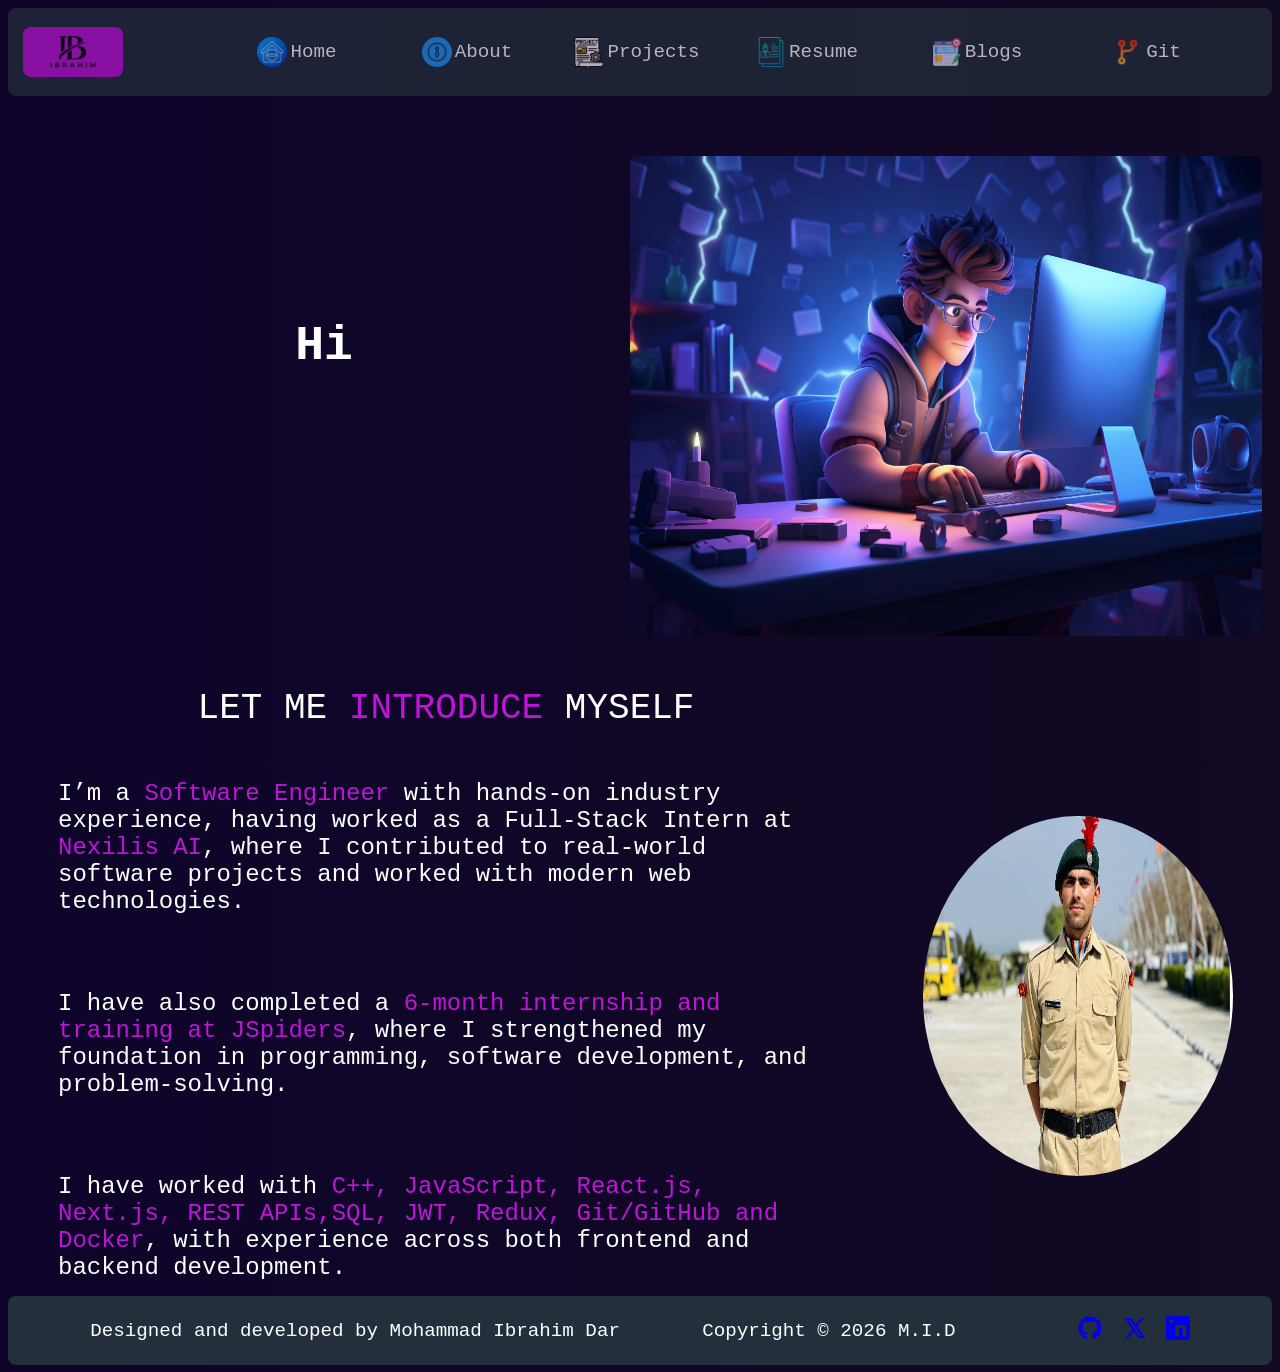
<file: index.html>
<!DOCTYPE html>
<html lang="en">

<head>
    <meta charset="UTF-8">
    <meta name="viewport" content="width=device-width, initial-scale=1.0">

    <title>Ibrahim Dar | Software Engineer</title>

    <meta name="description"
        content="Ibrahim Dar's personal portfolio showcasing software engineering skills, projects, and experience.">

    <meta name="theme-color" content="#000000">

    <!-- Favicon -->
    <link rel="icon" type="image/x-icon" href="./assets/favicon.ico">
    <!-- Apple devices -->


    <!-- Web App Manifest -->
    <link rel="manifest" href="./assets/site.webmanifest">

    <link rel="stylesheet" href="style.css">
</head>

<body>
    <!-- HEADER:   navbar + logo + hamburger  -->
    <header>
        <div class="container">
            <img id="my_logo" src="./assets/ibrahim_logo.png" alt="my_logo">
            <nav class="navbar">
                <ul>
                    <li><a href="/">
                            <div><img class="nav_icon" src="./assets/home_icon.png" alt="home_icon"><span
                                    class="nav_span">Home</span>
                            </div>
                        </a></li>
                    <li><a href="./about.html">
                            <div><img class="nav_icon" src="./assets/about.png" alt="home_icon"><span
                                    class="nav_span">About</span>
                            </div>
                        </a></li>
                    <li><a href="/projects.html">
                            <div><img class="nav_icon" src="./assets/project.png" alt="home_icon"><span
                                    class="nav_span">Projects</span>
                            </div>
                        </a></li>
                    <li><a href="./resume.html">
                            <div><img class="nav_icon" src="./assets/resume.png" alt="resume image"><span
                                    class="nav_span">Resume</span>
                            </div>
                        </a></li>
                    <li><a href="./blogs.html">
                            <div><img class="nav_icon" src="./assets/blog.png" alt="blogs image"><span
                                    class="nav_span">Blogs</span>
                            </div>
                        </a></li>
                    <li><a href="">
                            <div><img class="nav_icon" src="./assets/code-branch.png" alt="link image"> <span
                                    class="nav_span">Git</span>
                            </div>
                        </a></li>
                </ul>
            </nav>
        </div>

    </header>
    <!--  MAIN  -->
    <main>
        <!-- HERO SECTION -->
        <section class="hero">
            <div class="hero-container">
                <div class="left">
                    <h2 id="hero_title">
                    </h2>
                    <!-- <h2 id="hero_title"></h2> -->
                </div>
                <div class="right">
                    <img src="./assets/developer_image.jpg" alt="hero-image">
                </div>
            </div>
        </section>


        <!-- INTRODUCTION SECTION -->
        <section class="intro">
            <div class="intro-container">
                <div class="left">
                    <h2>LET ME <span class="intro_span">INTRODUCE</span> MYSELF</h2>
                    <br>


                    <p>
                        I’m a <span class="intro_span">Software Engineer</span> with hands-on industry experience,
                        having worked as a Full-Stack Intern at <span class="intro_span">Nexilis AI</span>,
                        where I contributed to real-world software projects and worked with modern web technologies.
                    </p>

                    <br>

                    <p>
                        I have also completed a <span class="intro_span">6-month internship and training at
                            JSpiders</span>,
                        where I strengthened my foundation in programming, software development, and problem-solving.
                    </p>

                    <br>

                    <p>
                        I have worked with <span class="intro_span"> C++, JavaScript, React.js, Next.js,
                            REST APIs,SQL, JWT, Redux, Git/GitHub and Docker</span>,
                        with experience across both frontend and backend development.
                    </p>

                    <!-- <br> -->

                    <!-- <p>
                        I’m passionate about <span class="intro_span">problem-solving, Data Structures & Algorithms,
                            software development, and continuous learning</span>, and I enjoy building reliable,
                        scalable, and quality software solutions.
                    </p> -->
                </div>

                <div class="right">
                    <img src="./assets/intro_profile.png" alt="hero-image">
                </div>
            </div>
        </section>
    </main>

    <!-- Footer   -->
    <footer>
        <p>Designed and developed by Mohammad Ibrahim Dar</p>
        <p>Copyright © 2026 M.I.D</p>

        <ul class="social-links">

            <!-- GitHub -->
            <li>
                <a href="https://github.com/IbrahimDar786/" aria-label="GitHub">
                    <svg viewBox="0 0 24 24" width="24" height="24" fill="currentColor">
                        <path
                            d="M12 .5C5.65.5.5 5.65.5 12c0 5.09 3.29 9.41 7.86 10.94.58.11.79-.25.79-.56v-2.17c-3.2.7-3.87-1.36-3.87-1.36-.53-1.33-1.28-1.69-1.28-1.69-1.04-.71.08-.7.08-.7 1.15.08 1.76 1.18 1.76 1.18 1.02 1.75 2.68 1.25 3.33.96.1-.74.4-1.25.73-1.54-2.55-.29-5.23-1.28-5.23-5.7 0-1.26.45-2.29 1.18-3.1-.12-.29-.51-1.47.11-3.06 0 0 .96-.31 3.15 1.18a10.9 10.9 0 0 1 5.74 0c2.19-1.49 3.15-1.18 3.15-1.18.62 1.59.23 2.77.11 3.06.73.81 1.18 1.84 1.18 3.1 0 4.43-2.69 5.41-5.25 5.69.41.36.78 1.07.78 2.16v3.2c0 .31.21.68.8.56A11.51 11.51 0 0 0 23.5 12C23.5 5.65 18.35.5 12 .5z" />
                    </svg>
                </a>
            </li>

            <!-- X / Twitter -->
            <li>
                <a href="#" aria-label="X">
                    <svg viewBox="0 0 24 24" width="24" height="24" fill="currentColor">
                        <path
                            d="M18.9 2H22l-6.77 7.74L23.2 22h-6.24l-4.89-6.39L6.48 22H3.37l7.24-8.28L2.8 2h6.4l4.42 5.84L18.9 2zm-1.1 17.9h1.73L8.27 4H6.41l11.39 15.9z" />
                    </svg>
                </a>
            </li>

            <!-- LinkedIn -->
            <li>
                <a href="https://www.linkedin.com/in/mohammad-ibrahim-dar-455947416/" aria-label="LinkedIn">
                    <svg viewBox="0 0 24 24" width="24" height="24" fill="currentColor">
                        <path
                            d="M20.45 20.45h-3.56v-5.57c0-1.33-.03-3.04-1.85-3.04-1.85 0-2.13 1.45-2.13 2.94v5.67H9.35V8.99h3.42v1.56h.05c.48-.9 1.64-1.85 3.37-1.85 3.6 0 4.26 2.37 4.26 5.45v6.3zM5.34 7.43a2.06 2.06 0 1 1 0-4.12 2.06 2.06 0 0 1 0 4.12zM3.56 20.45h3.56V8.99H3.56v11.46zM22.23 0H1.77C.79 0 0 .77 0 1.72v20.56C0 23.23.79 24 1.77 24h20.46c.98 0 1.77-.77 1.77-1.72V1.72C24 .77 23.21 0 22.23 0z" />
                    </svg>
                </a>
            </li>

        </ul>


    </footer>


    <script>

        const h1 = document.getElementById('hero_title');

        const text = `Hi There 👋 I'M MOHAMMAD IBRAHIM DAR, a SOFTWARE ENGINEER`;

        // We'll build the final HTML string with structure
        const fullHtml = `
    <span>Hi There 👋</span><br>
    <span id="name">I'M MOHAMMAD IBRAHIM DAR</span><br>
    <span id="designation">SOFTWARE ENGINEER</span>
`;

        // Typing function (now preserves HTML structure)
        function typeWriter(html, index) {
            if (index < html.length) {
                // Build the text up to index
                const current = html.slice(0, index + 1);
                h1.innerHTML = current; // ✅ Now we preserve HTML structure

                // Wait 100ms before next character
                setTimeout(() => {
                    typeWriter(html, index + 1);
                }, 100);
            } else {
                // After full typing, restart after 1 second
                setTimeout(() => {
                    typeWriter(html, 0);
                }, 500);
            }
        }

        // Start typing
        typeWriter(fullHtml, 0);





    </script>
</body>

</html>
</file>
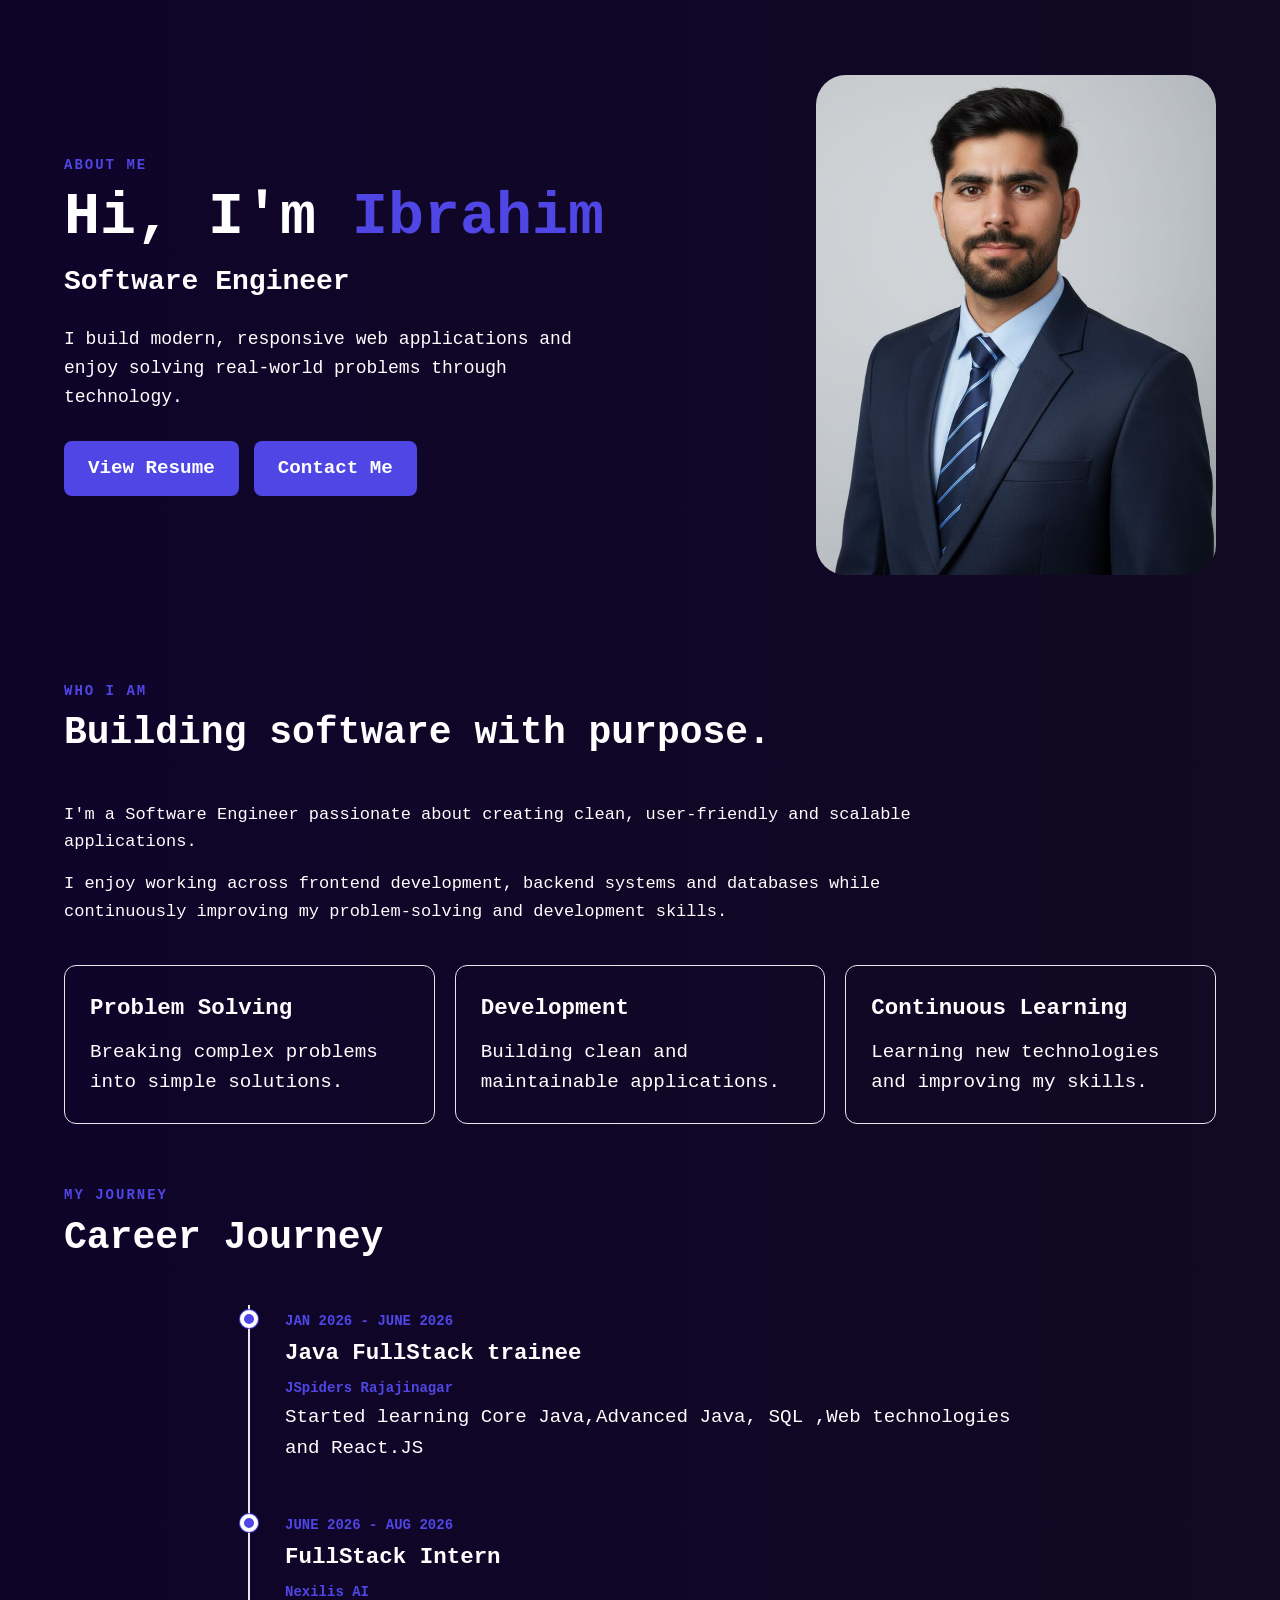
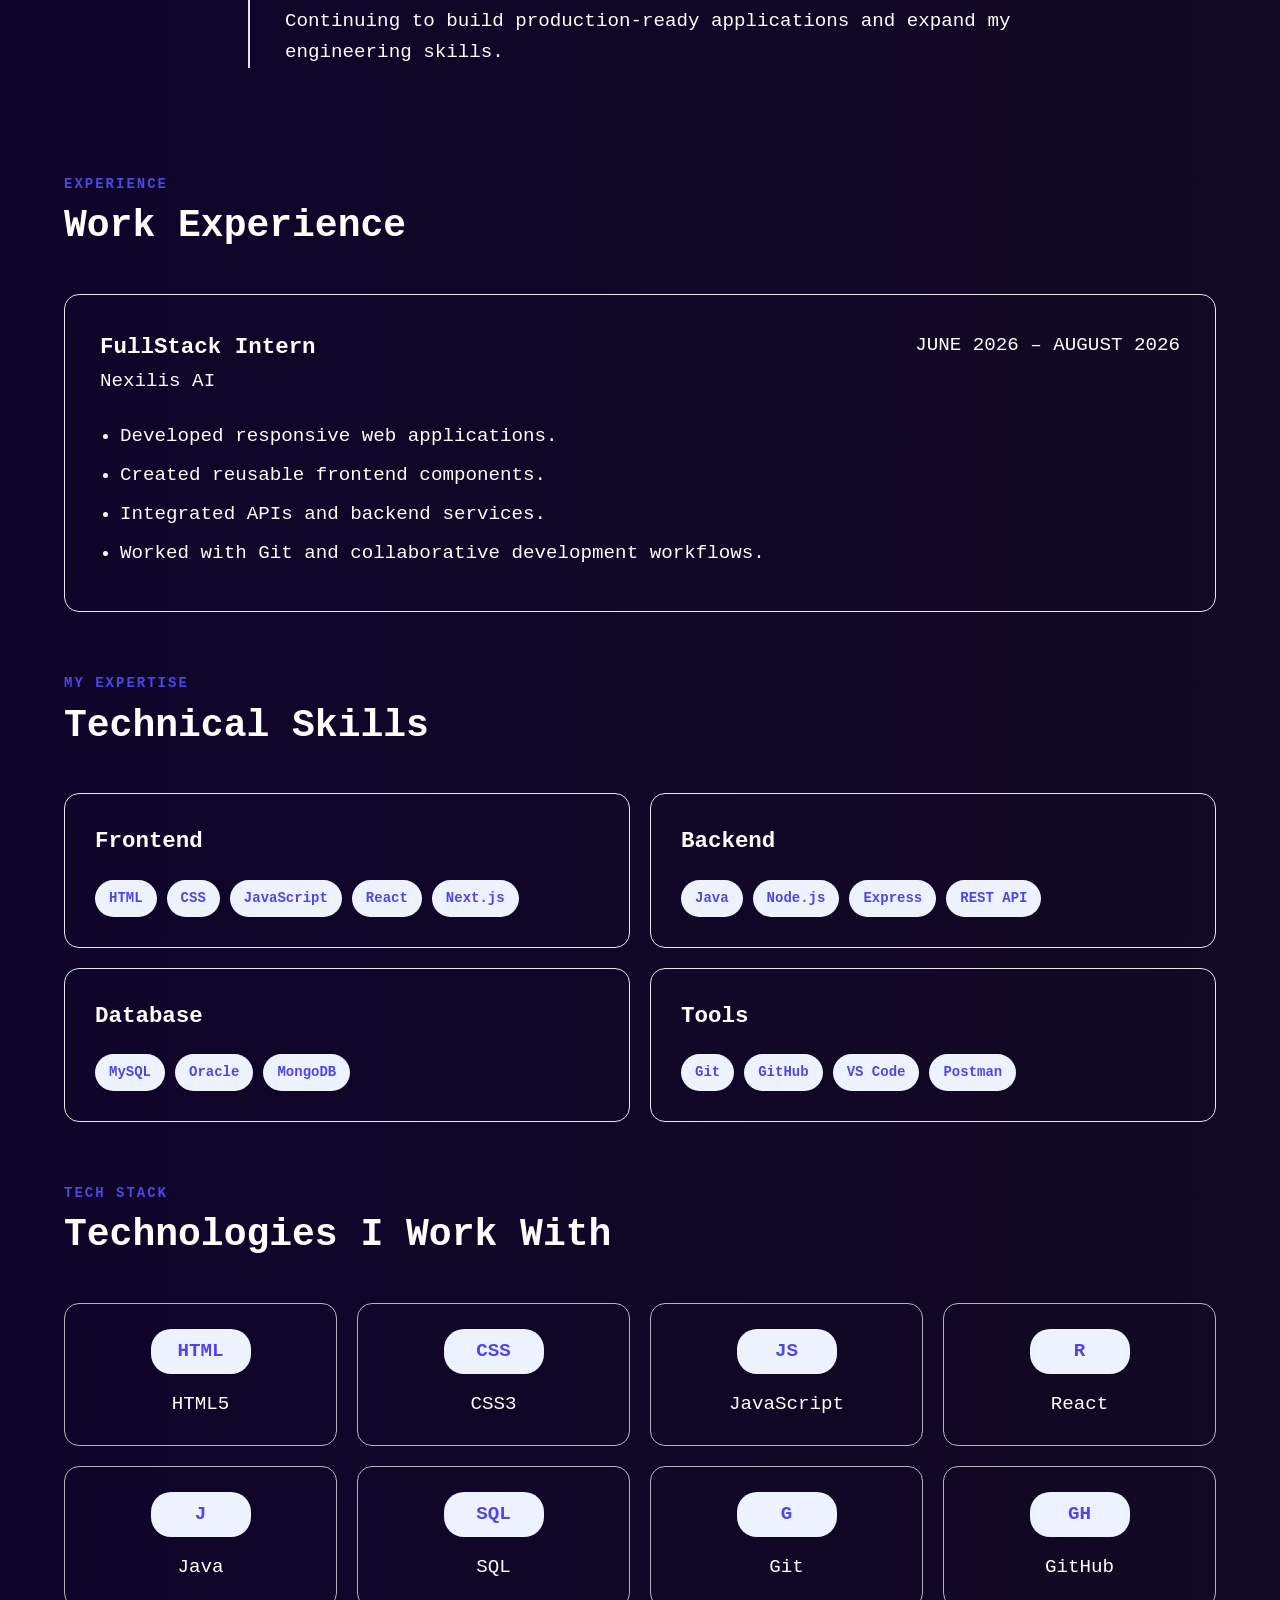
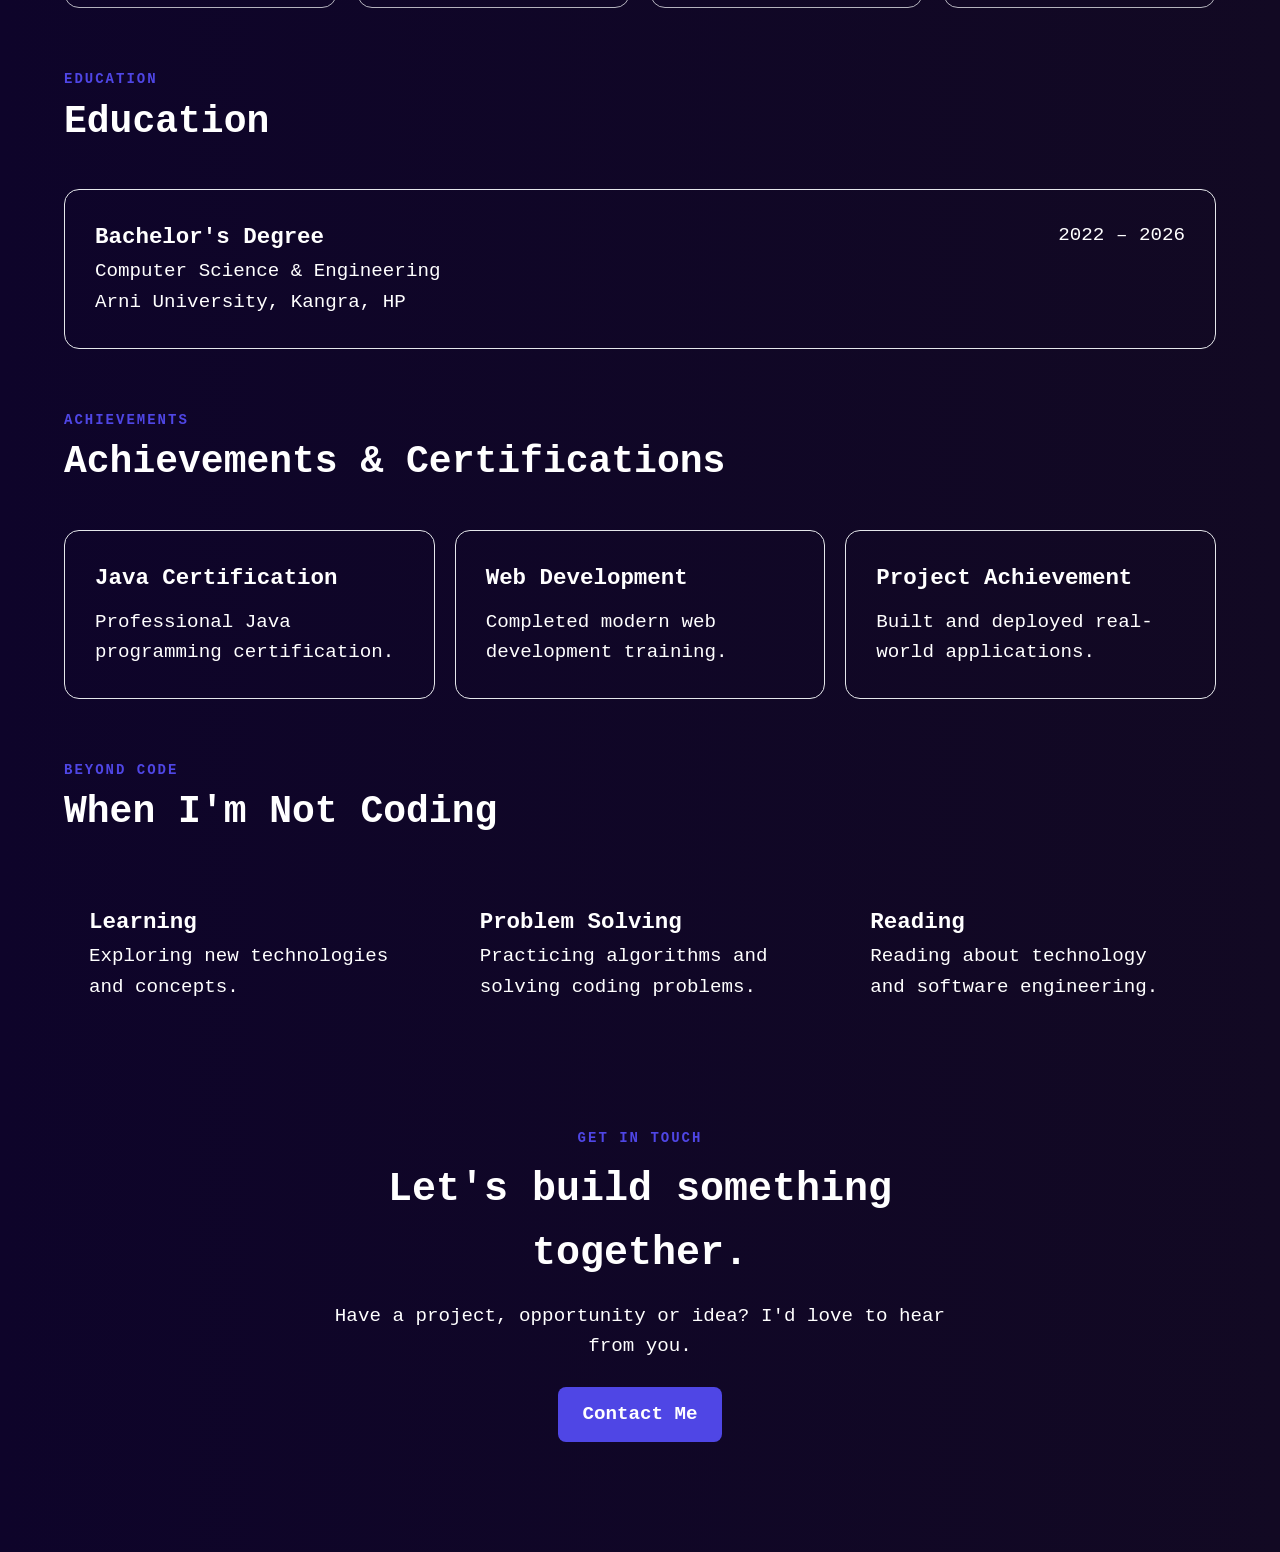
<file: about.html>
<!DOCTYPE html>
<html lang="en">

<head>
    <meta charset="UTF-8">
    <meta name="viewport" content="width=device-width, initial-scale=1.0">

    <title>About Me | Software Engineer</title>

    <link rel="stylesheet" href="./about.css">
</head>

<body>

    <!-- ==================== ABOUT HERO ==================== -->
    <section class="about-hero">

        <div class="hero-content">

            <p class="section-label">ABOUT ME</p>

            <h1>
                Hi, I'm <span>Ibrahim</span>
            </h1>

            <h2>Software Engineer</h2>

            <p class="hero-description">
                I build modern, responsive web applications and enjoy
                solving real-world problems through technology.
            </p>

            <div class="hero-buttons">
                <a href="#" class="btn primary-btn">View Resume</a>
                <a href="#contact" class="btn secondary-btn">Contact Me</a>
            </div>

        </div>

        <div class="hero-image">
            <img src="./assets/profile.jpeg" alt="Profile photo">
        </div>

    </section>


    <!-- ==================== PROFESSIONAL SUMMARY ==================== -->
    <section class="summary section">

        <div class="section-heading">
            <p class="section-label">WHO I AM</p>
            <h2>Building software with purpose.</h2>
        </div>

        <div class="summary-content">

            <p>
                I'm a Software Engineer passionate about creating clean,
                user-friendly and scalable applications.
            </p>

            <p>
                I enjoy working across frontend development, backend
                systems and databases while continuously improving
                my problem-solving and development skills.
            </p>

        </div>

        <div class="focus-cards">

            <div class="focus-card">
                <h3>Problem Solving</h3>
                <p>Breaking complex problems into simple solutions.</p>
            </div>

            <div class="focus-card">
                <h3>Development</h3>
                <p>Building clean and maintainable applications.</p>
            </div>

            <div class="focus-card">
                <h3>Continuous Learning</h3>
                <p>Learning new technologies and improving my skills.</p>
            </div>

        </div>

    </section>


    <!-- ==================== CAREER JOURNEY ==================== -->
    <section class="journey section">

        <div class="section-heading">
            <p class="section-label">MY JOURNEY</p>
            <h2>Career Journey</h2>
        </div>

        <div class="timeline">

            <div class="timeline-item">
                <div class="timeline-dot"></div>

                <div class="timeline-content">
                    <span>JAN 2026 - JUNE 2026</span>
                    <h3>Java FullStack trainee</h3>
                    <span>JSpiders Rajajinagar</span>
                    <p>
                        Started learning Core Java,Advanced Java, SQL ,Web technologies and React.JS
                    </p>
                </div>
            </div>
            <div class="timeline-item">
                <div class="timeline-dot"></div>

                <div class="timeline-content">
                    <span>JUNE 2026 - AUG 2026</span>
                    <h3>FullStack Intern</h3>
                    <span>Nexilis AI </span>
                    <p>
                        Continuing to build production-ready applications
                        and expand my engineering skills.
                    </p>
                </div>
            </div>

        </div>

    </section>


    <!-- ==================== EXPERIENCE ==================== -->
    <section class="experience section">

        <div class="section-heading">
            <p class="section-label">EXPERIENCE</p>
            <h2>Work Experience</h2>
        </div>

        <div class="experience-card">

            <div class="experience-header">
                <div>
                    <h3>FullStack Intern</h3>
                    <p>Nexilis AI</p>
                </div>

                <span>JUNE 2026 – AUGUST 2026</span>
            </div>

            <ul>
                <li>Developed responsive web applications.</li>
                <li>Created reusable frontend components.</li>
                <li>Integrated APIs and backend services.</li>
                <li>Worked with Git and collaborative development workflows.</li>
            </ul>

        </div>

    </section>


    <!-- ==================== TECHNICAL SKILLS ==================== -->
    <section class="skills section">

        <div class="section-heading">
            <p class="section-label">MY EXPERTISE</p>
            <h2>Technical Skills</h2>
        </div>

        <div class="skills-grid">

            <div class="skill-category">
                <h3>Frontend</h3>

                <div class="skill-list">
                    <span>HTML</span>
                    <span>CSS</span>
                    <span>JavaScript</span>
                    <span>React</span>
                    <span>Next.js</span>
                </div>
            </div>


            <div class="skill-category">
                <h3>Backend</h3>

                <div class="skill-list">
                    <span>Java</span>
                    <span>Node.js</span>
                    <span>Express</span>
                    <span>REST API</span>
                </div>
            </div>


            <div class="skill-category">
                <h3>Database</h3>

                <div class="skill-list">
                    <span>MySQL</span>
                    <span>Oracle</span>
                    <span>MongoDB</span>
                </div>
            </div>


            <div class="skill-category">
                <h3>Tools</h3>

                <div class="skill-list">
                    <span>Git</span>
                    <span>GitHub</span>
                    <span>VS Code</span>
                    <span>Postman</span>
                </div>
            </div>

        </div>

    </section>


    <!-- ==================== TECHNOLOGIES ==================== -->
    <section class="technologies section">

        <div class="section-heading">
            <p class="section-label">TECH STACK</p>
            <h2>Technologies I Work With</h2>
        </div>

        <div class="technology-grid">

            <div class="technology-card">
                <div class="tech-icon">HTML</div>
                <p>HTML5</p>
            </div>

            <div class="technology-card">
                <div class="tech-icon">CSS</div>
                <p>CSS3</p>
            </div>

            <div class="technology-card">
                <div class="tech-icon">JS</div>
                <p>JavaScript</p>
            </div>

            <div class="technology-card">
                <div class="tech-icon">R</div>
                <p>React</p>
            </div>

            <div class="technology-card">
                <div class="tech-icon">J</div>
                <p>Java</p>
            </div>

            <div class="technology-card">
                <div class="tech-icon">SQL</div>
                <p>SQL</p>
            </div>

            <div class="technology-card">
                <div class="tech-icon">G</div>
                <p>Git</p>
            </div>

            <div class="technology-card">
                <div class="tech-icon">GH</div>
                <p>GitHub</p>
            </div>

        </div>

    </section>


    <!-- ==================== EDUCATION ==================== -->
    <section class="education section">

        <div class="section-heading">
            <p class="section-label">EDUCATION</p>
            <h2>Education</h2>
        </div>

        <div class="education-card">

            <div>
                <h3>Bachelor's Degree</h3>
                <p>Computer Science & Engineering</p>
                <p>Arni University, Kangra, HP</p>
            </div>

            <span>2022 – 2026</span>

        </div>

    </section>


    <!-- ==================== ACHIEVEMENTS ==================== -->
    <section class="achievements section">

        <div class="section-heading">
            <p class="section-label">ACHIEVEMENTS</p>
            <h2>Achievements & Certifications</h2>
        </div>

        <div class="achievement-grid">

            <div class="achievement-card">
                <h3>Java Certification</h3>
                <p>Professional Java programming certification.</p>
            </div>

            <div class="achievement-card">
                <h3>Web Development</h3>
                <p>Completed modern web development training.</p>
            </div>

            <div class="achievement-card">
                <h3>Project Achievement</h3>
                <p>Built and deployed real-world applications.</p>
            </div>

        </div>

    </section>


    <!-- ==================== INTERESTS ==================== -->
    <section class="interests section">

        <div class="section-heading">
            <p class="section-label">BEYOND CODE</p>
            <h2>When I'm Not Coding</h2>
        </div>

        <div class="interest-list">

            <div class="interest-card">
                <h3>Learning</h3>
                <p>Exploring new technologies and concepts.</p>
            </div>

            <div class="interest-card">
                <h3>Problem Solving</h3>
                <p>Practicing algorithms and solving coding problems.</p>
            </div>

            <div class="interest-card">
                <h3>Reading</h3>
                <p>Reading about technology and software engineering.</p>
            </div>

        </div>

    </section>


    <!-- ==================== CTA ==================== -->
    <section class="cta section" id="contact">

        <div class="cta-content">

            <p class="section-label">GET IN TOUCH</p>

            <h2>Let's build something together.</h2>

            <p>
                Have a project, opportunity or idea?
                I'd love to hear from you.
            </p>

            <a href="mailto:example@email.com" class="btn primary-btn">
                Contact Me
            </a>

        </div>

    </section>


</body>

</html>
</file>
<file: style.css>
body {
    background-image: linear-gradient(270deg, rgb(18, 9, 35), rgb(14, 4, 42));
    color: white;
    font-family: "PT Mono", monospace !important;
    font-size: 1.2rem;
}

img {
    font-size: 1.8rem;
}

/*  HEADER */
header {
    margin: 0;
    padding: 0;
    border: "2px solid yellow";
    /* background-color: #fff; */
    position: sticky;
    top: 0;
}

header .container {
    display: flex;
    background-color: rgb(36, 47, 60);
    opacity: 0.7;
    border-radius: 8px;
    align-items: center;
    justify-content: space-between;
    padding: 15px;
    margin: 0;
}

#my_logo {
    padding: 0;
    margin: 0;
    height: 50px;
    width: 100px;
    border-radius: 8px;
    background-color: rgb(189, 22, 215);
    /* background-color: #EEF2FF; */
}



.navbar ul {
    display: flex;
    list-style: none;
    gap: 150px;
    margin-right: 100px;
}

.navbar ul li a {
    text-align: center;
    padding: 0;
    margin: 0;
    color: white;
    text-decoration: none;

}

.navbar ul li a div {
    height: 20px;
    width: 20px;
    display: flex;
    gap: 3px;
    align-items: center;
    justify-content: center;

}

.nav_icon {
    height: 30px;
    width: 30px;
}

/* HERO SECTION  */
.hero-container {
    display: flex;

    height: 600px;
    width: 100%;
    /* border: 2px solid white; */
}

.hero-container .left {

    /* border: 2px solid white; */
    display: flex;
    align-items: center;
    justify-content: center;
    flex: 1;
    font-size: 2rem;
    margin-bottom: 100px;

}



.hero-container .right {
    flex: 1;
    /* border: 2px solid white; */
    display: flex;
    align-items: center;
    justify-content: center;

}

.hero-container .right img {

    height: 80%;
    width: 100%;
    border-radius: 8px;
    margin-right: 20px;
    /* border: 2px solid white; */
}

.hero-container .left #name,
#designation {

    color: rgb(189, 22, 215);
}



/* INTRO SECTION  */

.intro-container {
    display: flex;
    height: 600px;
    width: 100%;
    /* border: 2px solid white; */
}

.intro-container .left {
    padding: 0;
    margin: 0;
    flex: 2;
    /* border: 2px solid white; */
    display: flex;
    align-items: center;
    justify-content: center;
    flex-direction: column;
    padding: 50px;
    /* overflow: auto; */
    font-size: 1.5rem;

}

.intro-container .left h2 {
    padding: 0;
    margin: 0;
    font-weight: 400;
    white-space: pre;
}


.intro-container .right {
    flex: 1;
    /* border: 2px solid white; */
    display: flex;
    align-items: center;
    justify-content: center;

}

.intro-container .right img {
    height: 60%;
    width: 80%;
    border-radius: 50%;
}

span[class="intro_span"] {

    color: rgb(189, 22, 215);

}

.resume-section a {
    text-decoration: none;

}


.resume-section {
    padding: 20px;
    /* border: 2px solid white; */

}

#resume-container {
    display: flex;
    align-items: center;
    justify-content: center;
}

#download_container {
    display: inline-flex;
    flex-basis: 0;
    background-color: rgb(189, 22, 215);
    padding: 7px 10px;
    gap: 5px;
    position: sticky;
    opacity: 0.7;
    cursor: pointer;
    top: 70px;
    left: 45%;
    color: white;
    font-size: 1.5rem;
    border-radius: 8px;

}


footer {
    display: flex;
    align-items: center;
    justify-content: space-evenly;
    background-color: rgb(36, 47, 60);
    border-radius: 8px;
}

.social-links {
    list-style: none;
    display: flex;
    gap: 20px;
}
</file>
<file: about.css>
/* ==================== RESET ==================== */

* {
    margin: 0;
    padding: 0;
    box-sizing: border-box;
}

html {
    scroll-behavior: smooth;
}

body {
    background-image: linear-gradient(270deg, rgb(18, 9, 35), rgb(14, 4, 42));
    color: white;
    font-family: "PT Mono", monospace !important;
    font-size: 1.2rem;
    line-height: 1.6;
}


/* ==================== COMMON ==================== */

.section {
    width: 90%;
    max-width: 1200px;
    margin: auto;
    padding: 30px 0;
}

.section-heading {
    margin-bottom: 45px;
}

.section-label {
    color: #4f46e5;
    font-size: 14px;
    font-weight: 700;
    letter-spacing: 2px;
    margin-bottom: 8px;
}

.section-heading h2 {
    font-size: 38px;
    line-height: 1.2;
}

.btn {
    display: inline-block;
    padding: 12px 24px;
    border-radius: 8px;
    text-decoration: none;
    font-weight: 600;
    transition: 0.3s;
}

.primary-btn,
.secondary-btn {
    background: #4f46e5;
    color: white;
}

.primary-btn:hover {
    background: #3730a3;
}

/* .secondary-btn {
    border: 1px solid #d1d5db;
    color: white;
} */

.secondary-btn:hover {
    background: #3730a3;
}


/* ==================== HERO ==================== */

.about-hero {
    min-height: 650px;
    width: 90%;
    max-width: 1200px;
    margin: auto;
    display: flex;
    align-items: center;
    justify-content: space-between;
    gap: 60px;
}

.hero-content {
    flex: 1;
}

.hero-content h1 {
    font-size: 60px;
    line-height: 1.1;
    margin-bottom: 10px;
}

.hero-content h1 span {
    color: #4f46e5;
}

.hero-content h2 {
    font-size: 28px;
    /* color: #374151; */
    margin-bottom: 20px;
}

.hero-description {
    max-width: 550px;
    /* color: #6b7280; */
    font-size: 18px;
    margin-bottom: 30px;
}

.hero-buttons {
    display: flex;
    gap: 15px;
}

.hero-image {
    width: 400px;
    height: 500px;
}

.hero-image img {
    width: 100%;
    height: 100%;
    object-fit: cover;
    border-radius: 30px;
}

/* ==================== SUMMARY ==================== */

.summary-content {
    max-width: 850px;
    /* color: #6b7280; */
    font-size: 17px;
}

.summary-content p {
    margin-bottom: 15px;
}

.focus-cards {
    display: grid;
    grid-template-columns: repeat(3, 1fr);
    gap: 20px;
    margin-top: 40px;
}

.focus-card {
    padding: 25px;
    border: 1px solid #e5e7eb;
    border-radius: 12px;
}

.focus-card h3 {
    margin-bottom: 10px;
}




/* ==================== TIMELINE ==================== */

.timeline {
    position: relative;
    max-width: 800px;
    margin: auto;
}

.timeline::before {
    content: "";
    position: absolute;

    left: 8px;
    top: 0;
    bottom: 0;

    width: 2px;
    background: #e5e7eb;
}

.timeline-item {
    position: relative;
    padding-left: 45px;
    margin-bottom: 45px;
}

.timeline-dot {
    position: absolute;

    left: 0;
    top: 5px;

    width: 18px;
    height: 18px;

    border-radius: 50%;
    background: #4f46e5;
    border: 4px solid #ffffff;
    box-shadow: 0 0 0 1px #4f46e5;
}

.timeline-content span {
    color: #4f46e5;
    font-weight: 700;
    font-size: 14px;
}

.timeline-content h3 {
    /* margin: 5px 0; */
    margin: 0;
    padding: 0;
}



/* ==================== EXPERIENCE ==================== */

.experience-card {
    padding: 35px;
    border: 1px solid #e5e7eb;
    border-radius: 15px;
}

.experience-header {
    display: flex;
    justify-content: space-between;
    gap: 20px;
    margin-bottom: 25px;
}

.experience-header p,
.experience-header span {
    /* color: #6b7280; */
}

.experience-card li {
    margin-left: 20px;
    margin-bottom: 8px;
}


/* ==================== SKILLS ==================== */

.skills-grid {
    display: grid;
    grid-template-columns: repeat(2, 1fr);
    gap: 20px;
}

.skill-category {
    padding: 30px;
    border: 1px solid #e5e7eb;
    border-radius: 15px;
}

.skill-category h3 {
    margin-bottom: 20px;
}

.skill-list {
    display: flex;
    flex-wrap: wrap;
    gap: 10px;
}

.skill-list span {
    padding: 7px 14px;
    background: #eef2ff;
    border-radius: 20px;
    color: #4f46e5;
    font-size: 14px;
    font-weight: 700;
}


/* ==================== TECHNOLOGIES ==================== */

.technology-grid {
    display: grid;
    grid-template-columns: repeat(4, 1fr);
    gap: 20px;
}

.technology-card {
    padding: 25px;
    text-align: center;
    border: 1px solid #e6e8ecc3;
    border-radius: 15px;
}

.tech-icon {
    width: 55px;
    height: 45px;

    margin: auto auto 15px;

    display: flex;
    align-items: center;
    justify-content: center;
    padding: 0px 50px;
    border-radius: 20px;

    background: #eef2ff;
    color: #4f46e5;
    font-weight: 700;
}


/* ==================== EDUCATION ==================== */

.education-card {
    display: flex;
    justify-content: space-between;
    gap: 20px;

    padding: 30px;

    border: 1px solid #e5e7eb;
    border-radius: 15px;
}

/* .education-card p {
    color: #6b7280;
}

.education-card span {
    color: #6b7280;
} */


/* ==================== ACHIEVEMENTS ==================== */

.achievement-grid {
    display: grid;
    grid-template-columns: repeat(3, 1fr);
    gap: 20px;
}

.achievement-card {
    padding: 30px;
    border: 1px solid #e5e7eb;
    border-radius: 15px;
}

.achievement-card p {
    /* color: #6b7280; */
    margin-top: 10px;
}


/* ==================== INTERESTS ==================== */

.interest-list {
    display: flex;
    gap: 20px;
}

.interest-card {
    flex: 1;
    padding: 25px;

    border-radius: 15px;
    /* background: #f8fafc; */
}

.interest-card p {
    /* color: #6b7280; */
}


/* ==================== CTA ==================== */

.cta {
    max-width: 1200px;
    margin: 40px auto 80px;

    text-align: center;

    /* background: #f8fafc; */
    border-radius: 25px;
}

.cta-content {
    max-width: 650px;
    margin: auto;
}

.cta h2 {
    font-size: 40px;
    margin-bottom: 15px;
}

.cta p:not(.section-label) {
    /* color: #6b7280; */
    margin-bottom: 25px;
}


/* ==================== RESPONSIVE ==================== */

@media (max-width: 900px) {

    .about-hero {
        flex-direction: column-reverse;
        text-align: center;
        padding: 80px 0;
    }

    .hero-description {
        margin-left: auto;
        margin-right: auto;
    }

    .hero-buttons {
        justify-content: center;
    }

    .hero-image {
        width: 300px;
        height: 300px;
    }

    .focus-cards,
    .achievement-grid {
        grid-template-columns: 1fr;
    }

    .technology-grid {
        grid-template-columns: repeat(2, 1fr);
    }
}


@media (max-width: 600px) {

    .section {
        padding: 60px 0;
    }

    .section-heading h2 {
        font-size: 30px;
    }

    .hero-content h1 {
        font-size: 42px;
    }

    .hero-content h2 {
        font-size: 22px;
    }

    .hero-description {
        font-size: 16px;
    }

    .hero-buttons {
        flex-direction: column;
    }

    .hero-buttons .btn {
        text-align: center;
    }

    .hero-image {
        width: 240px;
        height: 240px;
    }

    .skills-grid {
        grid-template-columns: 1fr;
    }

    .technology-grid {
        grid-template-columns: repeat(2, 1fr);
    }

    .experience-header,
    .education-card {
        flex-direction: column;
    }

    .interest-list {
        flex-direction: column;
    }

    .cta h2 {
        font-size: 30px;
    }
}
</file>
